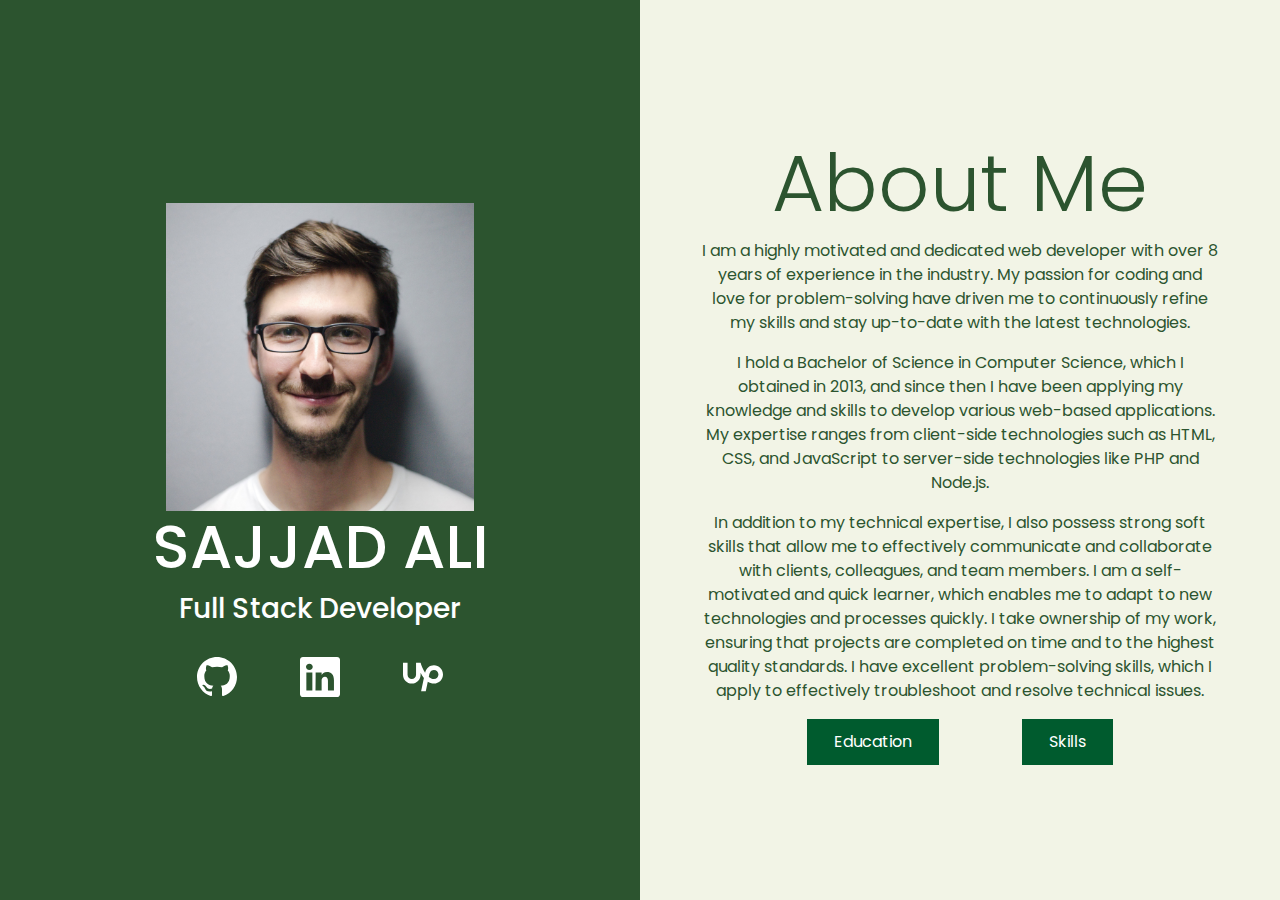
<file: index.html>
<!doctype html>
<html lang="en">

<head>
    <meta charset="utf-8">
    <meta name="viewport" content="width=device-width, initial-scale=1">
    <title>Portfolio</title>
    <link href="css/bootstrap.min.css" rel="stylesheet">
    <!-- CSS -->
    <link rel="stylesheet" href="css/animate.css">
    <link rel="stylesheet" href="css/style.css">
    </head>

<body class="my-min-vh-100">
    <div class="container-fluid my-min-vh-100">
        <div class="row row-cols-1 row-cols-sm-1 row-cols-md-2 my-min-vh-100">
            <div class="col d-flex align-items-center my-min-vh-100 bg-green py-sm-5">
                <div class="w-100 text-center">
                    <div class="w-50 d-inline-block">
                        <img src="./images/profile1.jpg" class="img-fluid animate__animated animate__fadeInDown my-animate__delay-1s" alt="Profile image">
                    </div>
                    <h1 class="h-lg animate__animated animate__fadeInUp my-animate__delay-2s">SAJJAD ALI</h1>
                    <h3 class="animate__animated animate__fadeInUp my-animate__delay-3s">Full Stack Developer</h3>
                    <div class="w-50  d-inline-block mt-4">
                        <div class="d-flex justify-content-evenly icons-container">
                            <span class="col animate__animated animate__fadeInUp my-animate__delay-4s">
                                <a href="https://github.com/sajjad1112ali" target="_blank">
                                    <img src="./images/2.svg" alt="Github">
                                </a>
                            </span>
                            <span class="col animate__animated animate__fadeInUp my-animate__delay-5s">
                                <a href="https://www.linkedin.com/in/sajjad-ali-0bb327159/" target="_blank">
                                    <img src="./images/3.svg" alt="Linkedin">
                                </a>
                            </span>
                            <span class="col animate__animated animate__fadeInUp my-animate__delay-6s">
                                <a href="https://www.upwork.com/freelancers/~014e88078c06ebec37" target="_blank">
                                    <img src="./images/1.svg" alt="Upwork">
                                </a>
                            </span>
                        </div>
                    </div>
                </div>
            </div>
            <div class="col d-flex align-items-center my-min-vh-100 bg-light-green py-sm-5">
                <div class="text-center px-5">
                    <h1 class="display-1 animate__animated animate__fadeInDown my-animate__delay-1s">About Me</h1>
                    <p class="animate__animated animate__fadeInUp my-animate__delay-2s">
                        I am a highly motivated and dedicated web developer with over 8 years of experience in the industry. My passion for coding and love for problem-solving have driven me to continuously refine my skills and stay up-to-date with the latest technologies.
                    </p>

                    <p class="animate__animated animate__fadeInUp my-animate__delay-3s">
                        I hold a Bachelor of Science in Computer Science, which I obtained in 2013, and since then I have been applying my knowledge and skills to develop various web-based applications. My expertise ranges from client-side technologies such as HTML, CSS, and JavaScript to server-side technologies like PHP and Node.js.
                    </p>
                    <p class="animate__animated animate__fadeInUp my-animate__delay-4s">
                        In addition to my technical expertise, I also possess strong soft skills that allow me to effectively communicate and collaborate with clients, colleagues, and team members. I am a self-motivated and quick learner, which enables me to adapt to new technologies and processes quickly. I take ownership of my work, ensuring that projects are completed on time and to the highest quality standards. I have excellent problem-solving skills, which I apply to effectively troubleshoot and resolve technical issues.
                    </p>
                    <div class="w-75  d-inline-block">
                        <div class="d-flex justify-content-around">
    <a href="./education-employeement.html" class="btn custom-btn animate__animated animate__fadeInUp my-animate__delay-5s">Education</a>
    <a href="./skills.html" class="btn custom-btn animate__animated animate__fadeInUp my-animate__delay-6s">Skills</a>

                        </div>
                    </div>
                </div>
               
            </div>
          </div>
    </div>
  
    <!-- END SLIDER START DISPLAY ON LARGE SCREEN -->
    <script src="https://cdn.jsdelivr.net/npm/bootstrap@5.3.0-alpha1/dist/js/bootstrap.bundle.min.js"
        integrity="sha384-w76AqPfDkMBDXo30jS1Sgez6pr3x5MlQ1ZAGC+nuZB+EYdgRZgiwxhTBTkF7CXvN"
        crossorigin="anonymous"></script>
</body>
</html>
</file>
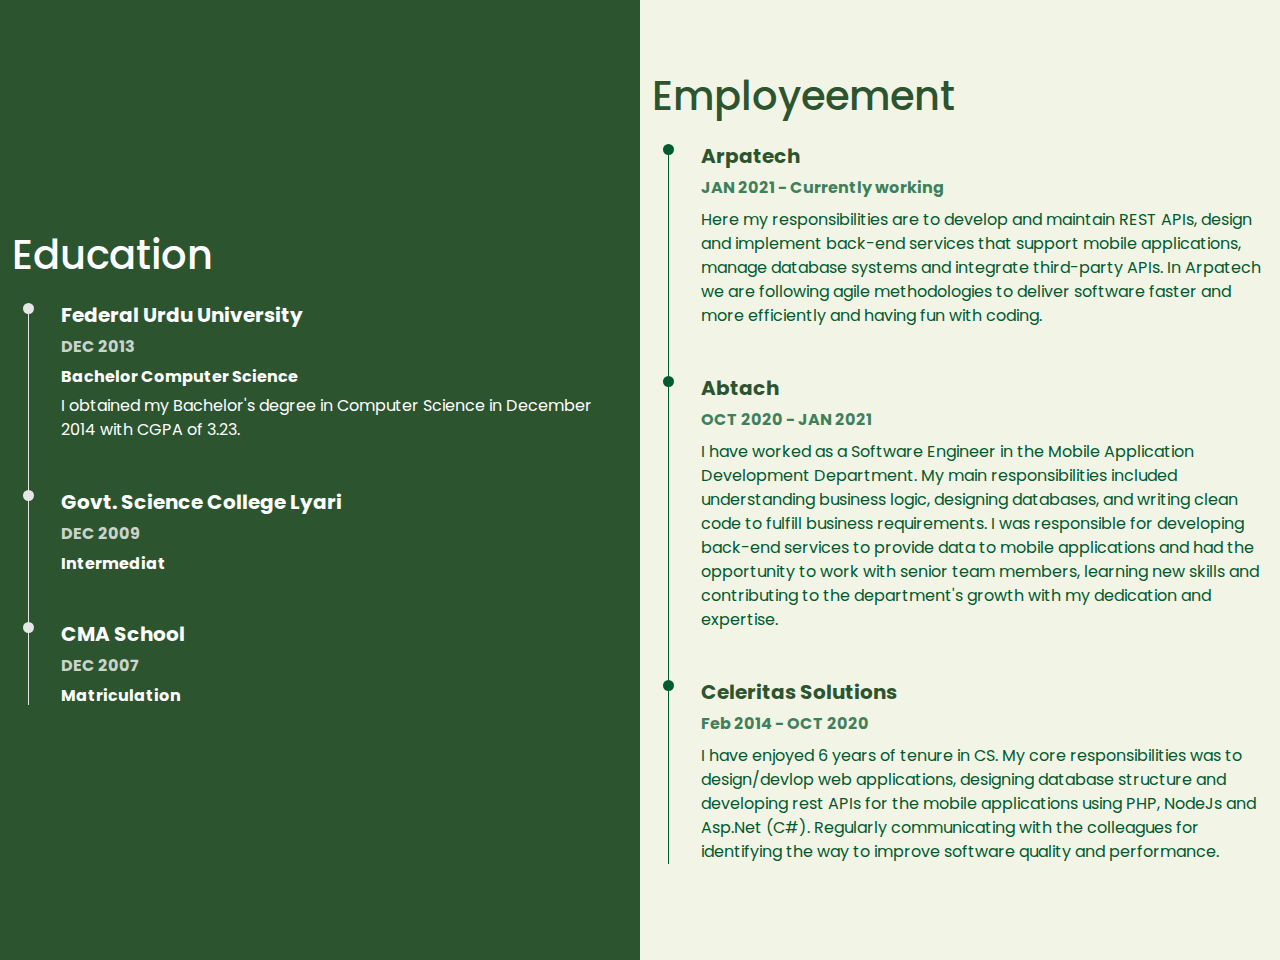
<file: education-employeement.html>
<!doctype html>
<html lang="en">

<head>
    <meta charset="utf-8">
    <meta name="viewport" content="width=device-width, initial-scale=1">
    <title>Portfolio</title>
    <link href="css/bootstrap.min.css" rel="stylesheet">

    <!-- CSS -->
    <link rel="stylesheet" href="css/animate.css">
    <link rel="stylesheet" href="css/style.css">
</head>

<body class="my-min-vh-100">  
    <!-- <a href="./index.html" class="btn custom-btn next-btn">Home</a>
    <a href="./skills.html" class="btn custom-btn btn-left bg-light-green">Skills</a>
   -->
    <div class="container-fluid my-min-vh-100">
        <div class="row row-cols-1 row-cols-sm-1 row-cols-md-2 my-min-vh-100">
            <div class="col d-flex align-items-center my-min-vh-100 bg-green">
                <div class="my-5">
                    <h1 class="my-4 animate__animated animate__fadeInUp">Education</h1>
                    <section class="ps-3">
                        <ul class="timeline">
                            <li class="timeline-item mb-5 animate__animated animate__fadeInUp">
                                <h5 class="fw-bold">Federal Urdu University</h5>
                                <p class="timeline-date mb-2 fw-bold">DEC 2013</p>
                                <h6 class="fw-bold">Bachelor Computer Science</h6>
                                <p class="timeline-text">
                                    I obtained my Bachelor's degree in Computer Science in December 2014 with CGPA of 3.23.
                                </p>
                            </li>
                            <li class="timeline-item mb-5 animate__animated animate__fadeInUp">
                                <h5 class="fw-bold">Govt. Science College Lyari</h5>
                                <p class="timeline-date mb-2 fw-bold">DEC 2009</p>
                                <h6 class="fw-bold">Intermediat</h6>
                            </li>
                            <li class="timeline-item mb-5 animate__animated animate__fadeInUp">
                                <h5 class="fw-bold">CMA School</h5>
                                <p class="timeline-date mb-2 fw-bold">DEC 2007</p>
                                <h6 class="fw-bold">Matriculation</h6>
                            </li>

                        </ul>
                    </section>
                </div>
            </div>
            <div class="col d-flex align-items-center my-min-vh-100 bg-light-green">
                <div class="employeement my-5">
                    <h1 class="my-4 animate__animated animate__fadeInUp">Employeement</h1>
                    <section class="ps-3">
                        <ul class="timeline">
                            <li class="timeline-item mb-5  animate__animated animate__fadeInUp">
                                <h5 class="fw-bold">Arpatech</h5>
                                <p class="timeline-date mb-2 fw-bold">JAN 2021 - Currently working</p>
                                <p class="timeline-text">
                                    Here my responsibilities are to develop and maintain REST APIs, design and implement back-end services that support mobile applications, manage database systems and integrate third-party APIs. In Arpatech we are following agile methodologies to deliver software faster and more efficiently and having fun with coding.
                                </p>
                            </li>
                            <li class="timeline-item mb-5  animate__animated animate__fadeInUp">
                                <h5 class="fw-bold">Abtach</h5>
                                <p class="timeline-date mb-2 fw-bold">OCT 2020 - JAN 2021</p>
                                <p class="timeline-text">
                                    I have worked as a Software Engineer in the Mobile Application Development Department. My main responsibilities included understanding business logic, designing databases, and writing clean code to fulfill business requirements. I was responsible for developing back-end services to provide data to mobile applications and had the opportunity to work with senior team members, learning new skills and contributing to the department's growth with my dedication and expertise.
                                </p>
                            </li>
                            <li class="timeline-item mb-5  animate__animated animate__fadeInUp">
                                <h5 class="fw-bold">Celeritas Solutions</h5>
                                <p class="timeline-date mb-2 fw-bold">Feb 2014 - OCT 2020</p>
                                <p class="timeline-text">
                                    I have enjoyed 6 years of tenure in CS. My core responsibilities was to design/devlop web applications, designing database structure and developing rest APIs for the mobile applications using PHP, NodeJs and Asp.Net (C#). Regularly communicating with the colleagues for identifying the way to improve software quality and performance.
                                </p>
                            </li>
                        </ul>
                    </section>
                </div>

            </div>
        </div>
    </div>

    <!-- END SLIDER START DISPLAY ON LARGE SCREEN -->
    <script src="https://cdn.jsdelivr.net/npm/bootstrap@5.3.0-alpha1/dist/js/bootstrap.bundle.min.js"
        integrity="sha384-w76AqPfDkMBDXo30jS1Sgez6pr3x5MlQ1ZAGC+nuZB+EYdgRZgiwxhTBTkF7CXvN"
        crossorigin="anonymous"></script>
</body>


<!-- JavaScript -->
<script src="js/script.js"></script>

</html>
</file>
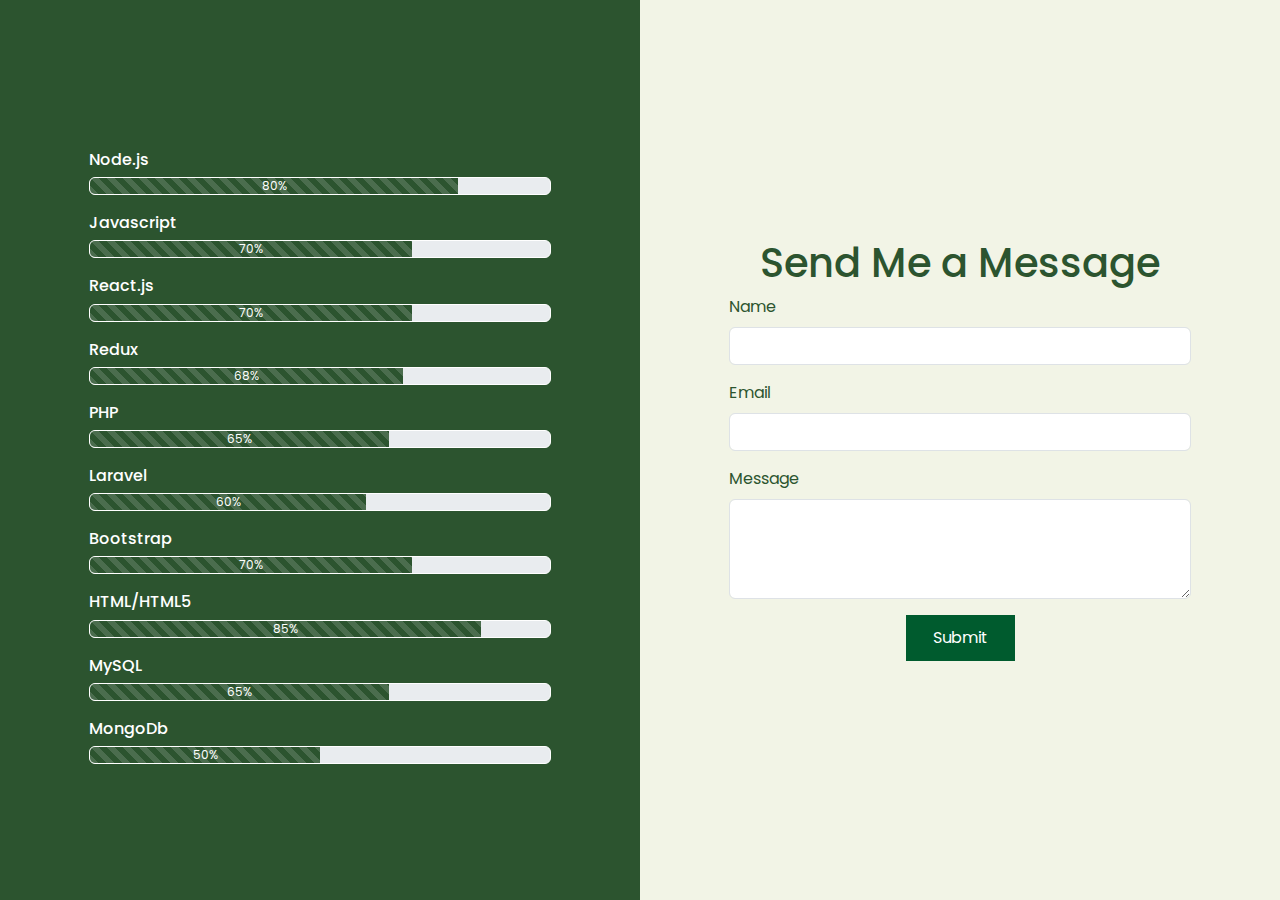
<file: skills.html>
<!doctype html>
<html lang="en">

<head>
    <meta charset="utf-8">
    <meta name="viewport" content="width=device-width, initial-scale=1">
    <title>Portfolio</title>
    <link href="css/bootstrap.min.css" rel="stylesheet">
    <!-- CSS -->
    <link rel="stylesheet" href="css/style.css">
    <link rel="stylesheet" href="css/animate.css">
</head>

<body class="my-min-vh-100">
    <!-- <a href="./index.html" class="btn custom-btn next-btn">Home</a>
    <a href="./education-employeement.html" class="btn custom-btn btn-left bg-light-green">Education</a> -->
    <div class="container-fluid my-min-vh-100">
        <div class="row row-cols-1 row-cols-sm-1 row-cols-md-2 my-min-vh-100">
            <div class="col d-flex align-items-center my-min-vh-100 bg-green">
                <div class="my-5 w-100 text-center">
                    <div class="progress-container d-inline-block w-75 animate__animated animate__fadeInUp">
                        <h6>Node.js</h6>
                        <div class="progress">
                            <div class="progress-bar progress-bar-striped animat-width my-transition_delay-1" role="progressbar"
                                aria-valuenow="80" aria-valuemin="0" aria-valuemax="100">80%</div>
                          </div>
                    </div>
                    <div class="progress-container d-inline-block w-75  animate__animated animate__fadeInUp my-animate__delay-1">
                        <h6>Javascript</h6>
                        <div class="progress">
                            <div class="progress-bar progress-bar-striped animat-width my-transition_delay-2" role="progressbar"
                                aria-valuenow="70" aria-valuemin="0" aria-valuemax="100">70%</div>
                          </div>
                    </div>
                    <div class="progress-container d-inline-block w-75 animate__animated animate__fadeInUp my-animate__delay-2">
                        <h6>React.js</h6>
                        <div class="progress">
                            <div class="progress-bar progress-bar-striped animat-width my-transition_delay-3" role="progressbar"
                                aria-valuenow="70" aria-valuemin="0" aria-valuemax="100">70%</div>
                          </div>
                    </div>
                    <div class="progress-container d-inline-block w-75 animate__animated animate__fadeInUp my-animate__delay-3">
                        <h6>Redux</h6>
                        <div class="progress">
                            <div class="progress-bar progress-bar-striped animat-width my-transition_delay-4" role="progressbar"
                                aria-valuenow="68" aria-valuemin="0" aria-valuemax="100">68%</div>
                          </div>
                    </div>
                    <div class="progress-container d-inline-block w-75 animate__animated animate__fadeInUp my-animate__delay-4">
                        <h6>PHP</h6>
                        <div class="progress">
                            <div class="progress-bar progress-bar-striped animat-width my-transition_delay-5" role="progressbar"
                                aria-valuenow="65" aria-valuemin="0" aria-valuemax="100">65%</div>
                          </div>
                    </div>
                    <div class="progress-container d-inline-block w-75 animate__animated animate__fadeInUp my-animate__delay-5">
                        <h6>Laravel</h6>
                        <div class="progress">
                            <div class="progress-bar progress-bar-striped animat-width my-transition_delay-6" role="progressbar"
                                aria-valuenow="60" aria-valuemin="0" aria-valuemax="100">60%</div>
                          </div>
                    </div>
                    <div class="progress-container d-inline-block w-75 animate__animated animate__fadeInUp my-animate__delay-6">
                        <h6>Bootstrap</h6>
                        <div class="progress">
                            <div class="progress-bar progress-bar-striped animat-width my-transition_delay-7" role="progressbar"
                                aria-valuenow="70" aria-valuemin="0" aria-valuemax="100">70%</div>
                          </div>
                    </div>
                    <div class="progress-container d-inline-block w-75 animate__animated animate__fadeInUp my-animate__delay-7">
                        <h6>HTML/HTML5</h6>
                        <div class="progress">
                            <div class="progress-bar progress-bar-striped animat-width my-transition_delay-8" role="progressbar"
                                aria-valuenow="85" aria-valuemin="0" aria-valuemax="100">85%</div>
                          </div>
                    </div>
                    <div class="progress-container d-inline-block w-75 animate__animated animate__fadeInUp my-animate__delay-8">
                        <h6>MySQL</h6>
                        <div class="progress">
                            <div class="progress-bar progress-bar-striped animat-width my-transition_delay-9" role="progressbar"
                                aria-valuenow="65" aria-valuemin="0" aria-valuemax="100">65%</div>
                          </div>
                    </div>
                    <div class="progress-container d-inline-block w-75 animate__animated animate__fadeInUp my-animate__delay-9">
                        <h6>MongoDb</h6>
                        <div class="progress">
                            <div class="progress-bar progress-bar-striped animat-width my-transition_delay-10" role="progressbar"
                                aria-valuenow="50" aria-valuemin="0" aria-valuemax="100">50%</div>
                          </div>
                    </div>
                </div>
            </div>
            <div class="col d-flex align-items-center justify-content-center my-min-vh-100 bg-light-green">
                <div class="my-5 w-75">
                <h1 class="text-center animate__animated animate__fadeInUp my-animate__delay-1">Send Me a Message</h1>

                    <form id="contactMe">
                        <div class="mb-3 animate__animated animate__fadeInUp my-animate__delay-2">
                            <label for="name" class="form-label">Name</label>
                            <input type="text" class="form-control" id="name" aria-describedby="emailHelp" required>
                        </div>
                        <div class="mb-3 animate__animated animate__fadeInUp my-animate__delay-3">
                            <label for="email" class="form-label" required>Email</label>
                            <input type="email" class="form-control" id="email"
                                aria-describedby="emailHelp">
                        </div>
                        <div class="mb-3 animate__animated animate__fadeInUp my-animate__delay-4">
                            <label for="message" class="form-label">Message</label>
                            <div class="form-floating">
                                <textarea class="form-control" placeholder="Leave a comment here" id="message"
                                    style="height: 100px"  required></textarea>
                            </div>
                        </div>
                        <p id="successMessage" class="d-none animate__animated animate__fadeInDown">Thanks for your message, I will contact you soon!</p>
                        <div class="text-center">
                            <button type="submit" id="submitBtn" class="btn custom-btn animate__animated animate__fadeInUp my-animate__delay-5">Submit</button>
                        </div>
                    </form>
                </div>
            </div>
        </div>
    </div>
    <script src="https://cdnjs.cloudflare.com/ajax/libs/jquery/3.3.1/jquery.min.js"></script>

    <script src="https://cdn.jsdelivr.net/npm/bootstrap@5.3.0-alpha1/dist/js/bootstrap.bundle.min.js"
        integrity="sha384-w76AqPfDkMBDXo30jS1Sgez6pr3x5MlQ1ZAGC+nuZB+EYdgRZgiwxhTBTkF7CXvN"
        crossorigin="anonymous"></script>
</body>


<!-- JavaScript -->
<script src="js/script.js"></script>
<script>
     $(document).ready(function() {
      $('.progress .progress-bar').css("width",
                function() {
                    return $(this).attr("aria-valuenow") + "%";
                }
        )
    });

</script>
</html>
</file>
<file: css/style.css>
/* Google Fonts - Poppins */
@import url('https://fonts.googleapis.com/css2?family=Poppins:wght@300;400;500;600&display=swap');

*{
  margin: 0;
  padding: 0;
  box-sizing: border-box;
  font-family: 'Poppins', sans-serif;
}

html, body {
  height: 100%;
}

.bg-light-green {
  background-color: #f2f4e6;
  color: #2c542f;
}

.bg-green {
  background-color: #2c542f;
  color: white;
}

.custom-btn {
  background: #005b2e;
  color: white;
  border-radius: 0;
  padding: 10px 26px;
}
.custom-btn:hover {
  color: white;
  background: #004624;
}

.h-lg {
  font-size: 3.8rem;
}

.timeline {
  border-left: 1px solid hsl(0, 0%, 90%);
  position: relative;
  list-style: none;
}

.timeline .timeline-item {
  position: relative;
}

.timeline .timeline-item:after {
  position: absolute;
  display: block;
  top: 0;
}

.timeline .timeline-item:after {
  background-color: hsl(0, 0%, 90%);
  left: -38px;
  border-radius: 50%;
  height: 11px;
  width: 11px;
  content: "";
} 
.bg-green .timeline-date {
  --bs-text-opacity: 1;
  color: rgb(255 255 255 / 75%);
}
.bg-green .timeline-text {
  color: rgb(255 255 255);
}
.bg-light-green .timeline-date {
  --bs-text-opacity: 1;
  color: rgb(0 91 46 / 75%);
}
.bg-light-green .timeline-text {
  color: rgb(0 91 46);
}
.employeement .timeline .timeline-item:after {
  background-color: hsl(150deg 100% 18%);
} 
.employeement .timeline {
  border-left: 1px solid hsl(150deg 100% 18%);
} 
.progress-container {
  margin-top: 16px;
}
.progress-container h6 {
  text-align: left;
}
.progress-container .progress {
  height: 18px;
  border: 1px solid;
}
.progress-container .progress .progress-bar {
  background-color: #2c542f;
}

.next-btn {
  position: absolute;
  bottom: 15px;
  right: 15px;
}
.btn-left {
  position: absolute;
  bottom: 15px;
  left: 15px;

}
.icons-container img {
  width: 40px;
}

.my-animate__delay-1{
  animation-delay: .5s;
}
.my-animate__delay-2{
  animation-delay: 1s;
}
.my-animate__delay-3{
  animation-delay: 1.5s;
}
.my-animate__delay-4{
  animation-delay: 2s;
}
.my-animate__delay-5{
  animation-delay: 2.5s;
}
.my-animate__delay-6{
  animation-delay: 3s;
}
.my-animate__delay-7{
  animation-delay: 3.5s;
}
.my-animate__delay-8{
  animation-delay: 4s;
}
.my-animate__delay-9{
  animation-delay: 4.5s;
}

.animat-width {
  width: 0px;
  transition-duration: 3s;
}


.my-transition_delay-1{
  transition-delay: .3s;
}
.my-transition_delay-2{
  transition-delay: .7s;
}
.my-transition_delay-3{
  transition-delay: 1.3s;
}
.my-transition_delay-4{
  transition-delay: 1.7s;
}
.my-transition_delay-5{
  transition-delay: 2.3s;
}
.my-transition_delay-6{
  transition-delay: 2.7s;
}
.my-transition_delay-7{
  transition-delay: 3.3s;
}
.my-transition_delay-8{
  transition-delay: 3.7s;
}
.my-transition_delay-9{
  transition-delay: 4.3s;
}

.my-transition_delay-10{
  transition-delay: 4.7s;
}

.my-min-vh-100 {
  min-height: 100vh;
}

@media (max-width: 768px) {  
.my-min-vh-100 {
  min-height: auto;
}

}
</file>
